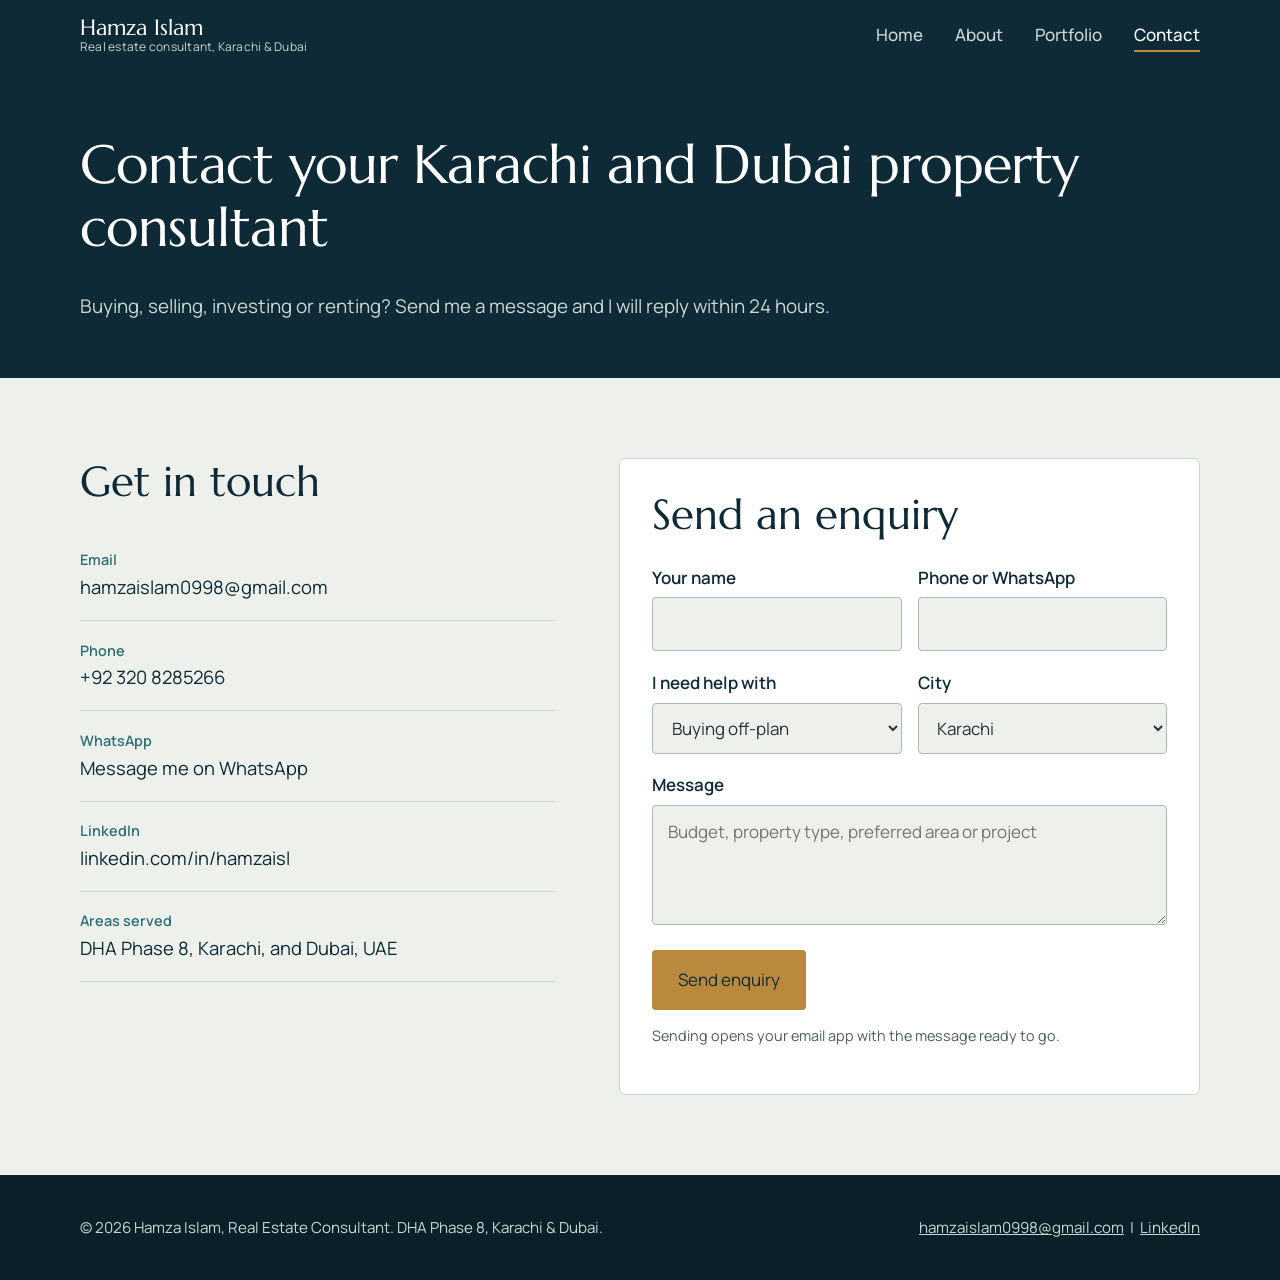
<file: contact.html>
<!DOCTYPE html>
<html lang="en">
<head>
<meta charset="UTF-8">
<meta name="viewport" content="width=device-width, initial-scale=1.0">
<title>Contact Hamza Islam | Property Consultant Karachi & Dubai</title>
<meta name="description" content="Contact Hamza Islam for property in DHA Phase 8 Karachi and Dubai. Off-plan, resale and rental enquiries by phone, WhatsApp or email.">
<meta name="keywords" content="contact real estate agent Karachi, DHA Phase 8 property dealer contact, Dubai property consultant contact, Hamza Islam real estate">
<meta name="author" content="Hamza Islam">
<meta name="robots" content="index, follow">
<meta property="og:type" content="website">
<meta property="og:title" content="Contact Hamza Islam | Property Consultant Karachi & Dubai">
<meta property="og:description" content="Contact Hamza Islam for property in DHA Phase 8 Karachi and Dubai. Off-plan, resale and rental enquiries by phone, WhatsApp or email.">
<link rel="canonical" href="https://hamzai05.github.io/contact.html">
<meta property="og:url" content="https://hamzai05.github.io/contact.html">
<meta property="og:image" content="https://hamzai05.github.io/images/hamza-islam.jpg">
<meta property="og:image:alt" content="Hamza Islam, real estate consultant">
<meta name="theme-color" content="#0E2A36">
<link rel="icon" href="images/favicon.svg" type="image/svg+xml">
<link rel="preconnect" href="https://fonts.googleapis.com">
<link rel="preconnect" href="https://fonts.gstatic.com" crossorigin>
<link href="https://fonts.googleapis.com/css2?family=Marcellus&family=Manrope:wght@400;500;600;700&display=swap" rel="stylesheet">
<link rel="stylesheet" href="style.css">
</head>
<body>
<header class="site-header">
  <nav class="nav wrap" aria-label="Main">
    <a class="brand" href="index.html">Hamza Islam<small>Real estate consultant, Karachi &amp; Dubai</small></a>
    <button class="menu-btn" aria-expanded="false" aria-controls="menu">Menu</button>
    <ul id="menu">
        <li><a class="link" href="index.html">Home</a></li>
        <li><a class="link" href="about.html">About</a></li>
        <li><a class="link" href="portfolio.html">Portfolio</a></li>
        <li><a class="link" href="contact.html" aria-current="page">Contact</a></li>
    </ul>
  </nav>
</header>

<main>
<section class="page-head">
  <div class="wrap">
    <h1>Contact your Karachi and Dubai property consultant</h1>
    <p class="lead">Buying, selling, investing or renting? Send me a message and I will reply within 24 hours.</p>
  </div>
</section>

<section class="block">
  <div class="wrap contact-grid">
    <div>
      <h2>Get in touch</h2>
      <ul class="channels">
        <li><span class="label">Email</span><a href="mailto:hamzaislam0998@gmail.com">hamzaislam0998@gmail.com</a></li>
        <li><span class="label">Phone</span><a href="tel:+923208285266">+92 320 8285266</a></li>
        <li><span class="label">WhatsApp</span><a href="https://wa.me/923208285266">Message me on WhatsApp</a></li>
        <li><span class="label">LinkedIn</span><a href="https://www.linkedin.com/in/hamzaisl">linkedin.com/in/hamzaisl</a></li>
        <li><span class="label">Areas served</span><span class="value">DHA Phase 8, Karachi, and Dubai, UAE</span></li>
      </ul>
    </div>
    <form class="enquiry" id="enquiry">
      <h2>Send an enquiry</h2>
      <div class="row2">
        <div class="field"><label for="name">Your name</label><input id="name" name="name" required autocomplete="name"></div>
        <div class="field"><label for="phone">Phone or WhatsApp</label><input id="phone" name="phone" type="tel" required autocomplete="tel"></div>
      </div>
      <div class="row2">
        <div class="field"><label for="service">I need help with</label>
          <select id="service" name="service"><option>Buying off-plan</option><option>Buying resale</option><option>Selling my property</option><option>Renting a property</option><option>Renting out my property</option><option>Investment advice</option></select></div>
        <div class="field"><label for="city">City</label>
          <select id="city" name="city"><option>Karachi</option><option>Dubai</option><option>Both</option></select></div>
      </div>
      <div class="field"><label for="message">Message</label><textarea id="message" name="message" placeholder="Budget, property type, preferred area or project"></textarea></div>
      <button class="btn btn-primary" type="submit">Send enquiry</button>
      <p class="form-note" id="form-status" role="status">Sending opens your email app with the message ready to go.</p>
    </form>
  </div>
</section>
</main>
<footer class="site-footer">
  <div class="wrap footer-inner">
    <p>&copy; <span id="year">2026</span> Hamza Islam, Real Estate Consultant. DHA Phase 8, Karachi &amp; Dubai.</p>
    <p><a href="mailto:hamzaislam0998@gmail.com">hamzaislam0998@gmail.com</a> &nbsp;|&nbsp; <a href="https://www.linkedin.com/in/hamzaisl">LinkedIn</a></p>
  </div>
</footer>
<script src="script.js"></script>
</body>
</html>
</file>
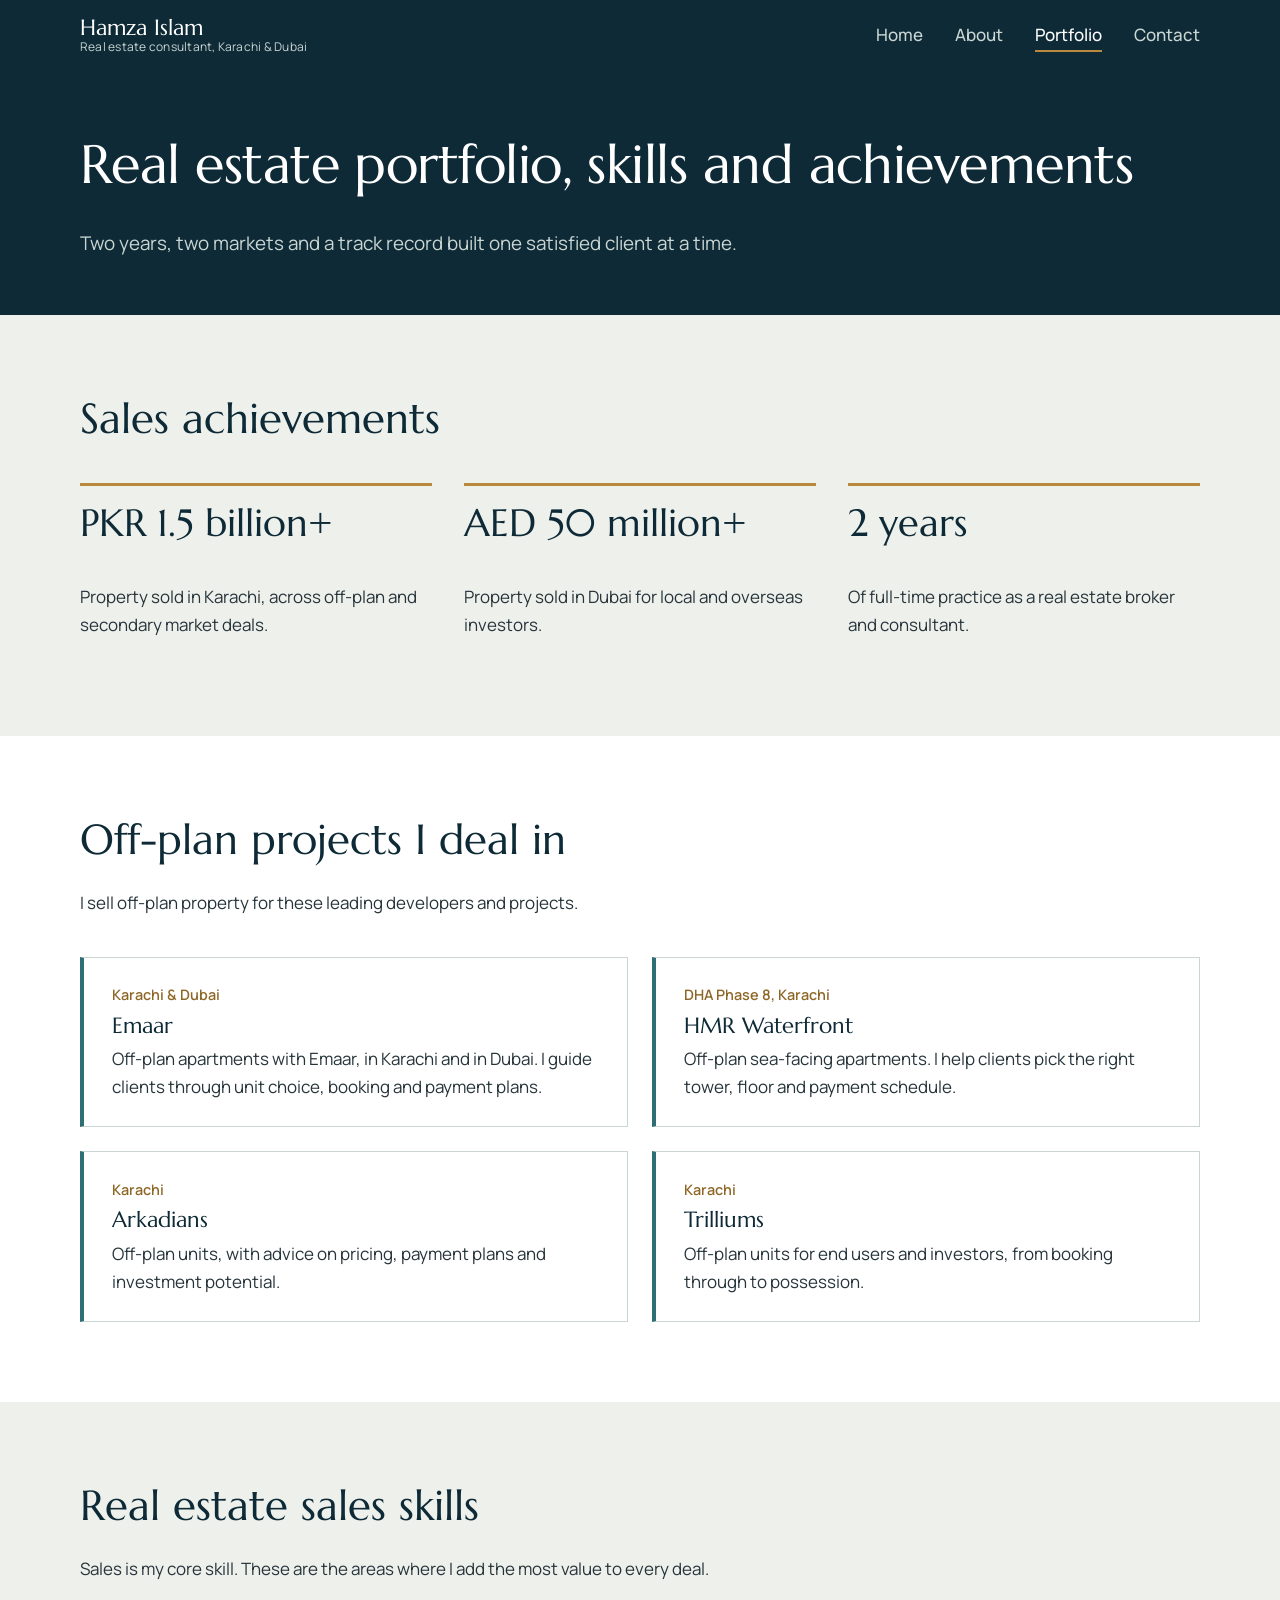
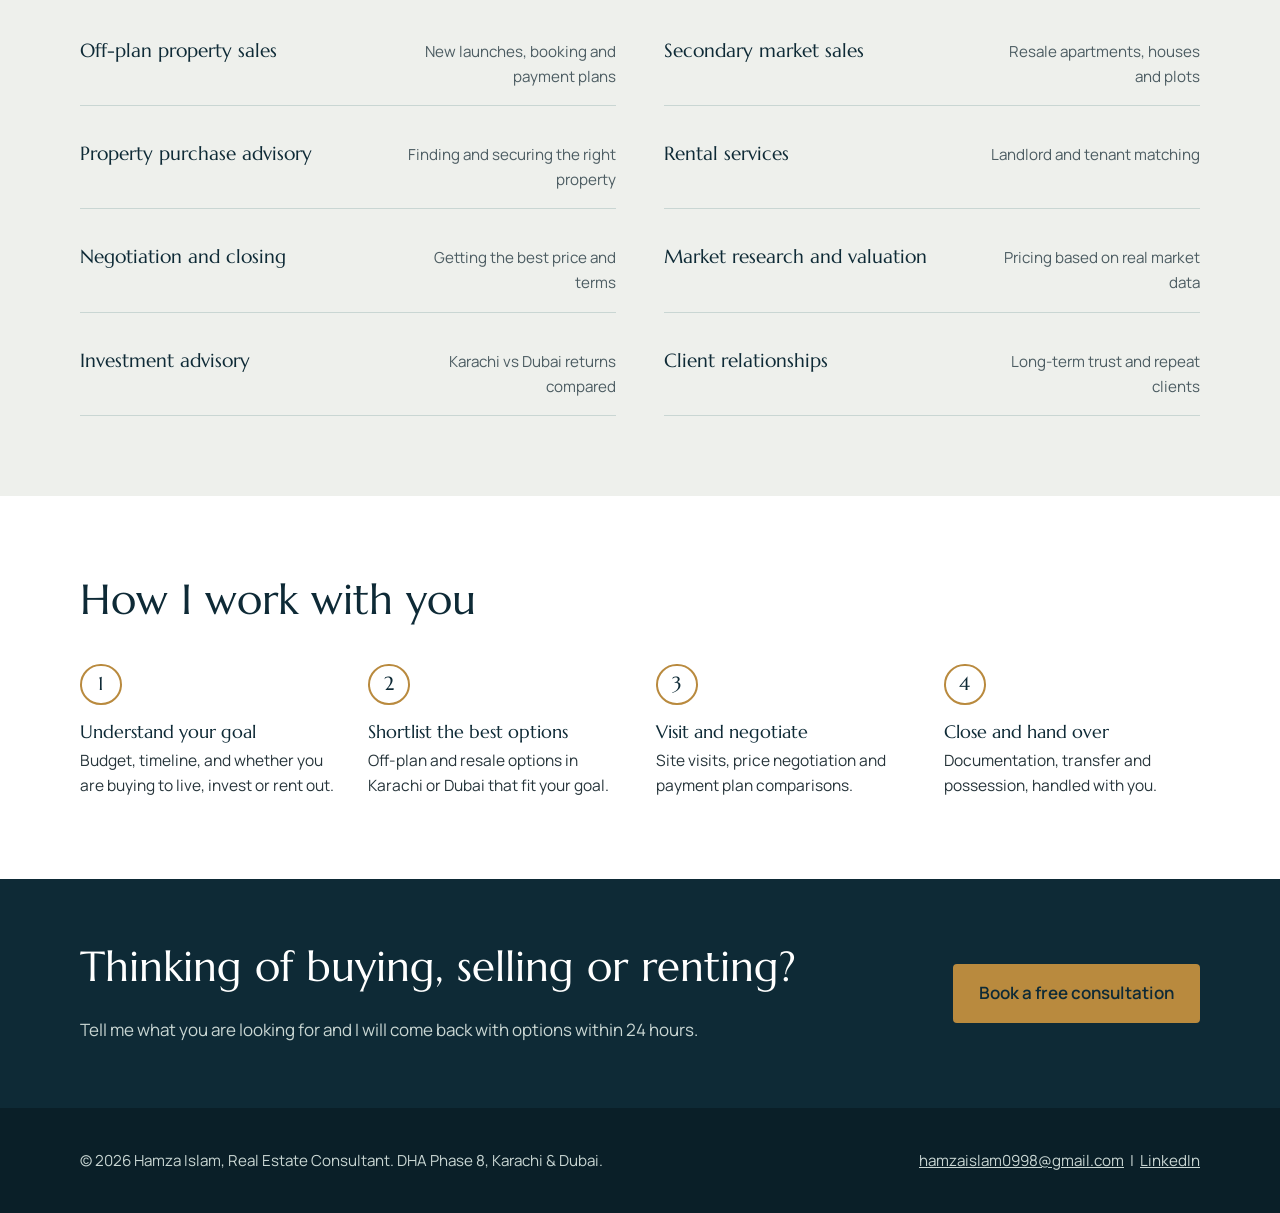
<file: portfolio.html>
<!DOCTYPE html>
<html lang="en">
<head>
<meta charset="UTF-8">
<meta name="viewport" content="width=device-width, initial-scale=1.0">
<title>Portfolio & Skills | Hamza Islam, Property Sales Karachi</title>
<meta name="description" content="PKR 1.5 billion+ sold in Karachi and AED 50 million+ in Dubai. Off-plan sales for Emaar, HMR Waterfront, Arkadians and Trilliums, plus resale and rentals.">
<meta name="keywords" content="off-plan property sales Karachi, Emaar Karachi, HMR Waterfront DHA Phase 8, Arkadians, Trilliums, real estate sales skills, Dubai off-plan property">
<meta name="author" content="Hamza Islam">
<meta name="robots" content="index, follow">
<meta property="og:type" content="website">
<meta property="og:title" content="Portfolio & Skills | Hamza Islam, Property Sales Karachi">
<meta property="og:description" content="PKR 1.5 billion+ sold in Karachi and AED 50 million+ in Dubai. Off-plan sales for Emaar, HMR Waterfront, Arkadians and Trilliums, plus resale and rentals.">
<link rel="canonical" href="https://hamzai05.github.io/portfolio.html">
<meta property="og:url" content="https://hamzai05.github.io/portfolio.html">
<meta property="og:image" content="https://hamzai05.github.io/images/hamza-islam.jpg">
<meta property="og:image:alt" content="Hamza Islam, real estate consultant">
<meta name="theme-color" content="#0E2A36">
<link rel="icon" href="images/favicon.svg" type="image/svg+xml">
<link rel="preconnect" href="https://fonts.googleapis.com">
<link rel="preconnect" href="https://fonts.gstatic.com" crossorigin>
<link href="https://fonts.googleapis.com/css2?family=Marcellus&family=Manrope:wght@400;500;600;700&display=swap" rel="stylesheet">
<link rel="stylesheet" href="style.css">
</head>
<body>
<header class="site-header">
  <nav class="nav wrap" aria-label="Main">
    <a class="brand" href="index.html">Hamza Islam<small>Real estate consultant, Karachi &amp; Dubai</small></a>
    <button class="menu-btn" aria-expanded="false" aria-controls="menu">Menu</button>
    <ul id="menu">
        <li><a class="link" href="index.html">Home</a></li>
        <li><a class="link" href="about.html">About</a></li>
        <li><a class="link" href="portfolio.html" aria-current="page">Portfolio</a></li>
        <li><a class="link" href="contact.html">Contact</a></li>
    </ul>
  </nav>
</header>

<main>
<section class="page-head">
  <div class="wrap">
    <h1>Real estate portfolio, skills and achievements</h1>
    <p class="lead">Two years, two markets and a track record built one satisfied client at a time.</p>
  </div>
</section>

<section class="block">
  <div class="wrap">
    <div class="section-intro"><h2>Sales achievements</h2></div>
    <div class="record">
      <div><p class="figure">PKR 1.5 billion+</p><p>Property sold in Karachi, across off-plan and secondary market deals.</p></div>
      <div><p class="figure">AED 50 million+</p><p>Property sold in Dubai for local and overseas investors.</p></div>
      <div><p class="figure">2 years</p><p>Of full-time practice as a real estate broker and consultant.</p></div>
    </div>
  </div>
</section>

<section class="block alt">
  <div class="wrap">
    <div class="section-intro">
      <h2>Off-plan projects I deal in</h2>
      <p>I sell off-plan property for these leading developers and projects.</p>
    </div>
    <div class="projects">
      <article class="project"><p class="where">Karachi &amp; Dubai</p><h3>Emaar</h3><p>Off-plan apartments with Emaar, in Karachi and in Dubai. I guide clients through unit choice, booking and payment plans.</p></article>
      <article class="project"><p class="where">DHA Phase 8, Karachi</p><h3>HMR Waterfront</h3><p>Off-plan sea-facing apartments. I help clients pick the right tower, floor and payment schedule.</p></article>
      <article class="project"><p class="where">Karachi</p><h3>Arkadians</h3><p>Off-plan units, with advice on pricing, payment plans and investment potential.</p></article>
      <article class="project"><p class="where">Karachi</p><h3>Trilliums</h3><p>Off-plan units for end users and investors, from booking through to possession.</p></article>
    </div>
  </div>
</section>

<section class="block">
  <div class="wrap">
    <div class="section-intro">
      <h2>Real estate sales skills</h2>
      <p>Sales is my core skill. These are the areas where I add the most value to every deal.</p>
    </div>
    <div class="skills">
      <div class="skill"><h3>Off-plan property sales</h3><p>New launches, booking and payment plans</p></div>
      <div class="skill"><h3>Secondary market sales</h3><p>Resale apartments, houses and plots</p></div>
      <div class="skill"><h3>Property purchase advisory</h3><p>Finding and securing the right property</p></div>
      <div class="skill"><h3>Rental services</h3><p>Landlord and tenant matching</p></div>
      <div class="skill"><h3>Negotiation and closing</h3><p>Getting the best price and terms</p></div>
      <div class="skill"><h3>Market research and valuation</h3><p>Pricing based on real market data</p></div>
      <div class="skill"><h3>Investment advisory</h3><p>Karachi vs Dubai returns compared</p></div>
      <div class="skill"><h3>Client relationships</h3><p>Long-term trust and repeat clients</p></div>
    </div>
  </div>
</section>

<section class="block alt">
  <div class="wrap">
    <div class="section-intro"><h2>How I work with you</h2></div>
    <ol class="steps">
      <li><h3>Understand your goal</h3><p>Budget, timeline, and whether you are buying to live, invest or rent out.</p></li>
      <li><h3>Shortlist the best options</h3><p>Off-plan and resale options in Karachi or Dubai that fit your goal.</p></li>
      <li><h3>Visit and negotiate</h3><p>Site visits, price negotiation and payment plan comparisons.</p></li>
      <li><h3>Close and hand over</h3><p>Documentation, transfer and possession, handled with you.</p></li>
    </ol>
  </div>
</section>
<section class="cta-band">
  <div class="wrap cta-inner">
    <div>
      <h2>Thinking of buying, selling or renting?</h2>
      <p>Tell me what you are looking for and I will come back with options within 24 hours.</p>
    </div>
    <a class="btn btn-primary" href="contact.html">Book a free consultation</a>
  </div>
</section>
</main>
<footer class="site-footer">
  <div class="wrap footer-inner">
    <p>&copy; <span id="year">2026</span> Hamza Islam, Real Estate Consultant. DHA Phase 8, Karachi &amp; Dubai.</p>
    <p><a href="mailto:hamzaislam0998@gmail.com">hamzaislam0998@gmail.com</a> &nbsp;|&nbsp; <a href="https://www.linkedin.com/in/hamzaisl">LinkedIn</a></p>
  </div>
</footer>
<script src="script.js"></script>
</body>
</html>
</file>
<file: style.css>
/* Hamza Islam — Real Estate Consultant
   Palette: harbour ink, sea glass, brass, limestone */
:root {
  --ink: #0E2A36;
  --sea: #2F6F73;
  --brass: #B98A3E;
  --brass-dark: #8E6727;
  --stone: #EEF0EC;
  --mist: #C9D6D3;
  --text: #26343A;
  --white: #FFFFFF;
  --display: "Marcellus", "Palatino Linotype", Palatino, "TeX Gyre Pagella", Georgia, serif;
  --body: "Manrope", "Inter", system-ui, -apple-system, Segoe UI, sans-serif;
  --wrap: 1120px;
}

*, *::before, *::after { box-sizing: border-box; }
html { scroll-behavior: smooth; }
body {
  margin: 0;
  font-family: var(--body);
  font-size: 17px;
  line-height: 1.65;
  color: var(--text);
  background: var(--stone);
}
img { max-width: 100%; height: auto; display: block; }
a { color: var(--sea); }
a:focus-visible, button:focus-visible, input:focus-visible, select:focus-visible, textarea:focus-visible {
  outline: 3px solid var(--brass);
  outline-offset: 3px;
}
.wrap { width: min(var(--wrap), 100% - 2.5rem); margin-inline: auto; }

h1, h2, h3 { font-family: var(--display); font-weight: 400; color: var(--ink); line-height: 1.15; margin: 0 0 .6em; }
h1 { font-size: clamp(2.3rem, 5.2vw, 4.1rem); letter-spacing: -.01em; }
h2 { font-size: clamp(1.8rem, 3.4vw, 2.6rem); }
h3 { font-size: 1.4rem; }
p { margin: 0 0 1em; max-width: 68ch; }
.lead { font-size: 1.18rem; }

/* ---------- Header ---------- */
.site-header {
  background: var(--ink);
  color: var(--stone);
  position: sticky; top: 0; z-index: 10;
}
.nav { display: flex; align-items: center; justify-content: space-between; padding: 1rem 0; gap: 1rem; }
.brand { font-family: var(--display); font-size: 1.35rem; color: var(--white); text-decoration: none; line-height: 1.1; }
.brand small { display: block; font-family: var(--body); font-size: .75rem; color: var(--mist); letter-spacing: .02em; }
.nav ul { list-style: none; display: flex; gap: 2rem; margin: 0; padding: 0; }
.nav a.link { color: var(--mist); text-decoration: none; font-weight: 500; padding: .3rem 0; border-bottom: 2px solid transparent; }
.nav a.link:hover { color: var(--white); }
.nav a.link[aria-current="page"] { color: var(--white); border-bottom-color: var(--brass); }
.menu-btn { display: none; background: none; border: 1px solid var(--mist); color: var(--white); border-radius: 6px; padding: .45rem .8rem; font: inherit; cursor: pointer; }

/* ---------- Buttons ---------- */
.btn {
  display: inline-block; padding: .85rem 1.5rem; border-radius: 4px;
  font-weight: 600; text-decoration: none; border: 2px solid var(--brass);
  transition: background .2s, color .2s;
}
.btn-primary { background: var(--brass); color: var(--ink); }
.btn-primary:hover { background: var(--brass-dark); border-color: var(--brass-dark); color: var(--white); }
.btn-ghost { color: var(--white); }
.btn-ghost:hover { background: rgba(185,138,62,.18); }
.btn-row { display: flex; flex-wrap: wrap; gap: 1rem; margin-top: 1.75rem; }

/* ---------- Hero ---------- */
.hero { background: var(--ink); color: var(--mist); padding: 4rem 0 0; overflow: hidden; }
.hero-grid { display: grid; grid-template-columns: 1.25fr .85fr; gap: 3.5rem; align-items: end; }
.hero h1 { color: var(--white); }
.hero .name { color: var(--brass); font-size: 1.05rem; font-weight: 600; margin-bottom: 1rem; }
.hero-copy { padding-bottom: 4.5rem; }
.hero-photo { position: relative; }
.hero-photo img { object-position: center 20%; border-radius: 220px 220px 0 0; aspect-ratio: 4/5; object-fit: cover; width: 100%; }
.hero-photo figcaption { position: absolute; left: 0; right: 0; bottom: 1rem; text-align: center; color: var(--stone); font-size: .9rem; }

/* The shared horizon: two cities, one coastline */
.horizon { background: var(--ink); line-height: 0; }
.horizon svg { width: 100%; height: 90px; display: block; }

.cities { background: var(--sea); color: var(--stone); padding: 0 0 3.5rem; }
.cities-grid { display: grid; grid-template-columns: 1fr 1fr; gap: 0; }
.city { padding: 2.25rem 2rem 0 0; }
.city + .city { padding-left: 2rem; border-left: 1px solid rgba(238,240,236,.3); }
.city .figure { font-family: var(--display); font-size: clamp(2.4rem, 5vw, 3.6rem); color: var(--white); line-height: 1; margin-bottom: .5rem; }
.city p { margin: 0; color: var(--mist); }
.city strong { color: var(--white); font-weight: 600; }

/* ---------- Sections ---------- */
section.block { padding: 5rem 0; }
section.block.alt { background: var(--white); }
.section-intro { max-width: 640px; margin-bottom: 2.5rem; }

.services { display: grid; grid-template-columns: repeat(3, 1fr); gap: 2.5rem; }
.service { border-top: 3px solid var(--brass); padding-top: 1.25rem; }
.service ul { padding-left: 1.1rem; margin: 0; }
.service li { margin-bottom: .35rem; }

.reasons { display: grid; grid-template-columns: repeat(2, 1fr); gap: 1.75rem 3rem; }
.reason h3 { font-size: 1.2rem; margin-bottom: .35rem; }
.reason p { margin: 0; }

.cta-band { background: var(--ink); color: var(--mist); padding: 4rem 0; }
.cta-band h2 { color: var(--white); }
.cta-inner { display: flex; justify-content: space-between; align-items: center; gap: 2rem; flex-wrap: wrap; }
.cta-inner p { margin: 0; }

/* ---------- Page header (inner pages) ---------- */
.page-head { background: var(--ink); color: var(--mist); padding: 4rem 0 3.5rem; }
.page-head h1 { color: var(--white); font-size: clamp(2.1rem, 4.4vw, 3.4rem); }
.page-head p { margin: 0; }

/* ---------- About ---------- */
.about-grid { display: grid; grid-template-columns: .8fr 1.2fr; gap: 4rem; align-items: start; }
.about-grid img { border-radius: 6px; }
.facts { list-style: none; padding: 0; margin: 2rem 0 0; border-top: 1px solid var(--mist); }
.facts li { display: grid; grid-template-columns: 9rem 1fr; gap: 1rem; padding: .8rem 0; border-bottom: 1px solid var(--mist); }
.facts span:first-child { color: var(--sea); font-weight: 600; }

.goals { display: grid; grid-template-columns: repeat(3, 1fr); gap: 2.5rem; }
.goal h3 { font-size: 1.2rem; }

/* ---------- Portfolio ---------- */
.skills { display: grid; grid-template-columns: repeat(2, 1fr); gap: 1.25rem 3rem; }
.skill { display: flex; justify-content: space-between; align-items: baseline; gap: 1rem; padding: 1rem 0; border-bottom: 1px solid var(--mist); }
.skill h3 { font-size: 1.2rem; margin: 0; }
.skill p { margin: 0; color: #4C5C62; font-size: .95rem; text-align: right; max-width: 24ch; }

.projects { display: grid; grid-template-columns: repeat(2, 1fr); gap: 1.5rem; }
.project { background: var(--white); border: 1px solid var(--mist); border-left: 4px solid var(--sea); padding: 1.6rem 1.75rem; }
.project .where { color: var(--brass-dark); font-weight: 600; font-size: .9rem; margin-bottom: .35rem; }
.project h3 { margin-bottom: .4rem; }
.project p { margin: 0; }

.record { display: grid; grid-template-columns: repeat(3, 1fr); gap: 2rem; }
.record div { border-top: 3px solid var(--brass); padding-top: 1rem; }
.record .figure { font-family: var(--display); font-size: 2.4rem; color: var(--ink); line-height: 1.1; }

.steps { list-style: none; counter-reset: step; padding: 0; margin: 0; display: grid; grid-template-columns: repeat(4, 1fr); gap: 2rem; }
.steps li { counter-increment: step; }
.steps li::before { content: counter(step); display: grid; place-items: center; width: 2.6rem; height: 2.6rem; border-radius: 50%; border: 2px solid var(--brass); font-family: var(--display); font-size: 1.2rem; color: var(--ink); margin-bottom: 1rem; }
.steps h3 { font-size: 1.15rem; margin-bottom: .35rem; }
.steps p { margin: 0; font-size: .97rem; }

/* ---------- Contact ---------- */
.contact-grid { display: grid; grid-template-columns: .9fr 1.1fr; gap: 4rem; }
.channels { list-style: none; padding: 0; margin: 0; }
.channels li { padding: 1.1rem 0; border-bottom: 1px solid var(--mist); }
.channels .label { display: block; color: var(--sea); font-weight: 600; font-size: .9rem; }
.channels a, .channels .value { font-size: 1.15rem; color: var(--ink); text-decoration: none; word-break: break-word; }
.channels a:hover { text-decoration: underline; }

form.enquiry { background: var(--white); border: 1px solid var(--mist); padding: 2rem; border-radius: 6px; }
.field { margin-bottom: 1.1rem; }
.field label { display: block; font-weight: 600; margin-bottom: .35rem; color: var(--ink); }
.field input, .field select, .field textarea {
  width: 100%; font: inherit; padding: .75rem .9rem; border: 1px solid #A9BAB6; border-radius: 4px; background: var(--stone); color: var(--text);
}
.field textarea { min-height: 120px; resize: vertical; }
.row2 { display: grid; grid-template-columns: 1fr 1fr; gap: 1rem; }
form.enquiry button { font: inherit; cursor: pointer; }
.form-note { font-size: .9rem; color: #4C5C62; margin-top: .9rem; }

/* ---------- Footer ---------- */
.site-footer { background: #0A1F28; color: var(--mist); padding: 2.5rem 0; font-size: .95rem; }
.footer-inner { display: flex; justify-content: space-between; gap: 1.5rem; flex-wrap: wrap; }
.site-footer a { color: var(--mist); }
.site-footer p { margin: 0; }

/* ---------- Page-load moment: the horizon draws in ---------- */
.horizon .tide { stroke-dasharray: 2400; stroke-dashoffset: 2400; animation: draw 2.2s ease-out .2s forwards; }
.horizon .sun { opacity: 0; animation: rise 1s ease-out 1.6s forwards; }
@keyframes draw { to { stroke-dashoffset: 0; } }
@keyframes rise { to { opacity: 1; } }
@media (prefers-reduced-motion: reduce) {
  .horizon .tide { animation: none; stroke-dashoffset: 0; }
  .horizon .sun { animation: none; opacity: 1; }
  html { scroll-behavior: auto; }
}

/* ---------- Responsive ---------- */
@media (max-width: 900px) {
  .hero-grid, .about-grid, .contact-grid { grid-template-columns: 1fr; gap: 2.5rem; }
  .hero-copy { padding-bottom: 0; }
  .hero-photo { max-width: 360px; }
  .services, .goals, .record { grid-template-columns: 1fr; gap: 2rem; }
  .steps { grid-template-columns: repeat(2, 1fr); }
  .projects, .skills, .reasons { grid-template-columns: 1fr; }
}
@media (max-width: 720px) {
  body { font-size: 16px; }
  .menu-btn { display: block; }
  .nav { flex-wrap: wrap; }
  .nav ul { display: none; width: 100%; flex-direction: column; gap: 0; padding-top: .5rem; }
  .nav ul.open { display: flex; }
  .nav ul a.link { display: block; padding: .8rem 0; border-bottom: 1px solid rgba(201,214,211,.2); }
  .nav a.link[aria-current="page"] { border-bottom-color: var(--brass); }
  .cities-grid { grid-template-columns: 1fr; }
  .city { padding-right: 0; }
  .city + .city { padding-left: 0; border-left: 0; border-top: 1px solid rgba(238,240,236,.3); margin-top: 2rem; }
  section.block { padding: 3.5rem 0; }
  .steps { grid-template-columns: 1fr; }
  .row2 { grid-template-columns: 1fr; }
  .facts li { grid-template-columns: 1fr; gap: .1rem; }
  .skill { flex-direction: column; gap: .2rem; }
  .skill p { text-align: left; }
  form.enquiry { padding: 1.4rem; }
}
</file>
